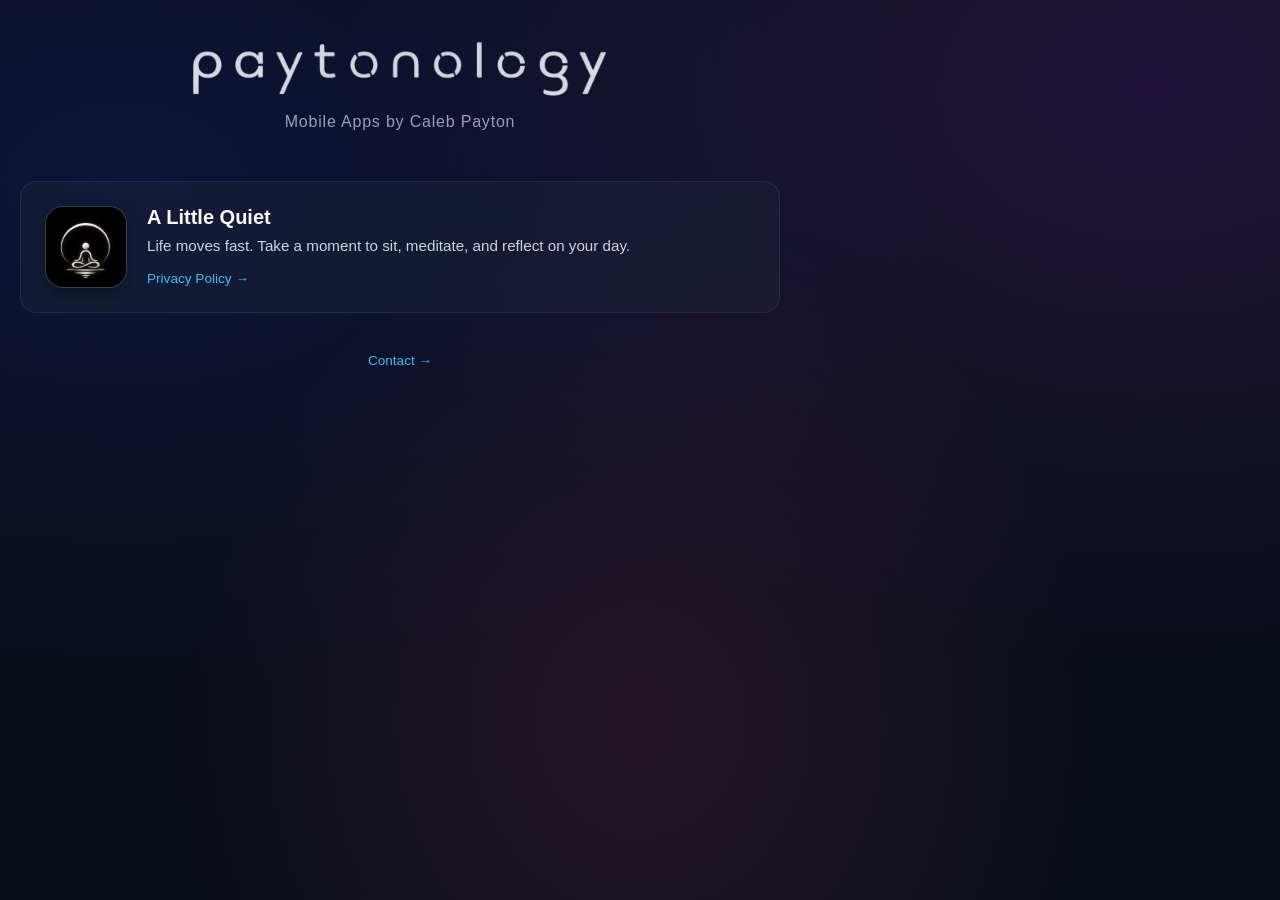
<file: index.html>
<!DOCTYPE html>
<html lang="en">
<head>
    <meta charset="UTF-8">
    <meta name="viewport" content="width=device-width, initial-scale=1.0">
    <title>Paytonology</title>
    <link rel="stylesheet" href="styles/content.css">
</head>
<body>
    <div class="container">
        <!-- Header Section -->
        <header>
            <h1 class="brand-logo"><img src="assets/transparent-white-lettering.png" alt="Paytonology"></h1>
            <p class="subtitle">Mobile Apps by Caleb Payton</p>
        </header>

        <!-- Apps Portfolio Section -->
        <main class="apps-list">

            <!-- App Item 1 -->
            <!-- <div class="app-card">
                <img src="assets/odaat-icon.png" alt="One Day at a Time Icon" class="app-icon" onerror="this.style.backgroundColor='#3b82f6'">
                <div class="app-info">
                    <h2 class="app-title">One Day at a Time</h2>
                    <p class="app-description">Recovery happens one day at a time. Reflect, take inventory, and keep moving forward with One Day at a Time, the app.</p>
                    <a href="privacy/odaat.html" class="privacy-link">Privacy Policy →</a>
                </div>
            </div> -->

            <!-- App Item 2 -->
            <div class="app-card">
                <img src="assets/a-little-quiet-icon.png" alt="A Little Quiet Icon" class="app-icon" onerror="this.style.backgroundColor='#3b82f6'">
                <div class="app-info">
                    <h2 class="app-title">A Little Quiet</h2>
                    <p class="app-description">Life moves fast. Take a moment to sit, meditate, and reflect on your day.</p>
                    <a href="privacy/a-little-quiet.html" class="privacy-link">Privacy Policy →</a>
                </div>
            </div>

        </main>

        <footer class="site-footer">
            <a href="contact.html" class="contact-link">Contact →</a>
        </footer>
    </div>
</body>
</html>
</file>
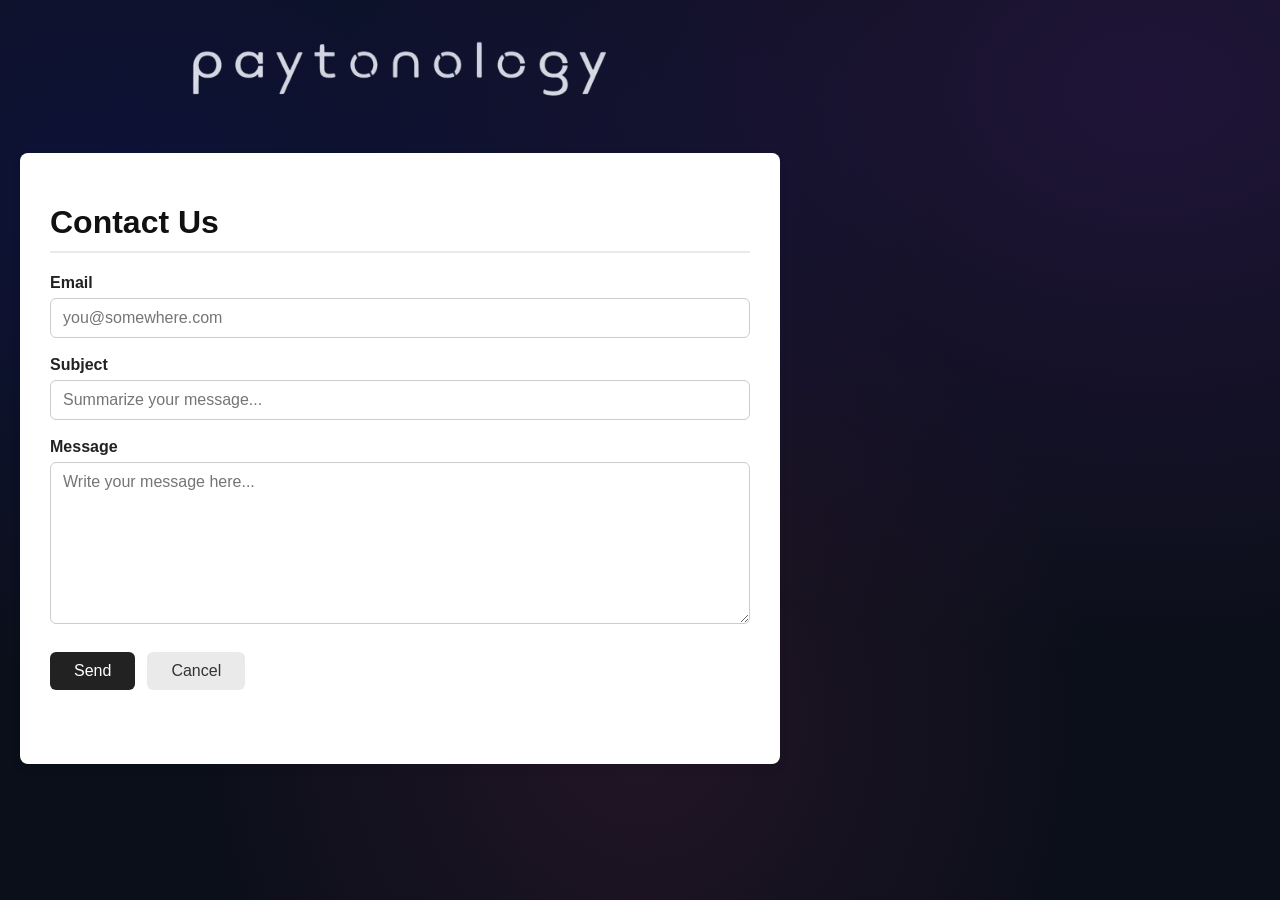
<file: contact.html>
<!DOCTYPE html>
<html lang="en">
<head>
   <meta charset="UTF-8">
   <meta name="viewport" content="width=device-width, initial-scale=1.0">
   <title>Contact - Paytonology</title>
    <link rel="stylesheet" href="styles/content.css">
   <style>
       .contact-container {
           max-width: 700px;
           margin: 0 auto;
           background: #fff;
           padding: 30px;
           border-radius: 8px;
           box-shadow: 0 4px 12px rgba(0,0,0,0.05);
       }
       h1 { border-bottom: 2px solid #eaeaea; padding-bottom: 10px; color: #111; }
       h2 { margin-top: 25px; color: #222; }
       p, li { color: #555; }
       ul { padding-left: 20px; }
       .last-updated { font-style: italic; color: #888; }
       .contact-form { display: flex; flex-direction: column; gap: 18px; margin-top: 20px; }
       .form-group { display: flex; flex-direction: column; gap: 6px; }
       .form-group label { font-weight: 600; color: #222; }
       .form-group input,
       .form-group textarea {
           padding: 10px 12px;
           border: 1px solid #ccc;
           border-radius: 6px;
           font-family: inherit;
           font-size: 1rem;
           color: #333;
       }
       .form-group textarea { resize: vertical; min-height: 140px; }
       .form-actions { display: flex; gap: 12px; margin-top: 10px; }
       .form-actions button {
           padding: 10px 24px;
           border-radius: 6px;
           border: none;
           font-size: 1rem;
           cursor: pointer;
       }
       .btn-send { background: #222; color: #fff; }
       .btn-send:hover { background: #444; }
       .btn-cancel { background: #eaeaea; color: #333; }
       .btn-cancel:hover { background: #ddd; }
       .form-status { margin-top: 10px; font-weight: 600; }
       .form-status.success { color: #1a7f37; }
       .form-status.error { color: #b3261e; }
   </style>
</head>
<body>

    <div class="container">
        <header>
            <p class="brand-logo"><img src="assets/transparent-white-lettering.png" alt="Paytonology"></p>
        </header>

        <div class="contact-container">
            <h1>Contact Us</h1>

            <form class="contact-form" id="contact-form">
                <input type="hidden" name="access_key" value="f613bea9-998a-4e28-a8cf-11b945e9aeb5">
                <input type="checkbox" name="botcheck" class="hidden" style="display:none" tabindex="-1" autocomplete="off">
                <div class="form-group">
                    <label for="email">Email</label>
                    <input type="email" id="email" name="email" placeholder="you@somewhere.com" required>
                </div>
                <div class="form-group">
                    <label for="subject">Subject</label>
                    <input type="text" id="subject" name="subject" placeholder="Summarize your message..." required>
                </div>
                <div class="form-group">
                    <label for="message">Message</label>
                    <textarea id="message" name="message" placeholder="Write your message here..." required></textarea>
                </div>
                <div class="form-actions">
                    <button type="submit" class="btn-send">Send</button>
                    <button type="button" class="btn-cancel" id="cancel-btn">Cancel</button>
                </div>
                <p class="form-status" id="form-status" role="status"></p>
            </form>
        </div>
    </div>

    <script>
        const form = document.getElementById('contact-form');
        const status = document.getElementById('form-status');
        const cancelBtn = document.getElementById('cancel-btn');

        cancelBtn.addEventListener('click', () => {
            form.reset();
            window.location.href = 'index.html';
        });

        form.addEventListener('submit', async (event) => {
            event.preventDefault();
            status.textContent = 'Sending...';
            status.className = 'form-status';

            const formData = new FormData(form);

            try {
                const response = await fetch('https://api.web3forms.com/submit', {
                    method: 'POST',
                    headers: { 'Accept': 'application/json' },
                    body: formData
                });
                const result = await response.json();

                if (result.success) {
                    status.textContent = 'Thanks! Your message has been sent.';
                    status.className = 'form-status success';
                    form.reset();
                } else {
                    status.textContent = 'Something went wrong. Please try again.';
                    status.className = 'form-status error';
                }
            } catch (error) {
                status.textContent = 'Something went wrong. Please try again.';
                status.className = 'form-status error';
            }
        });
    </script>

</body>
</html>
</file>
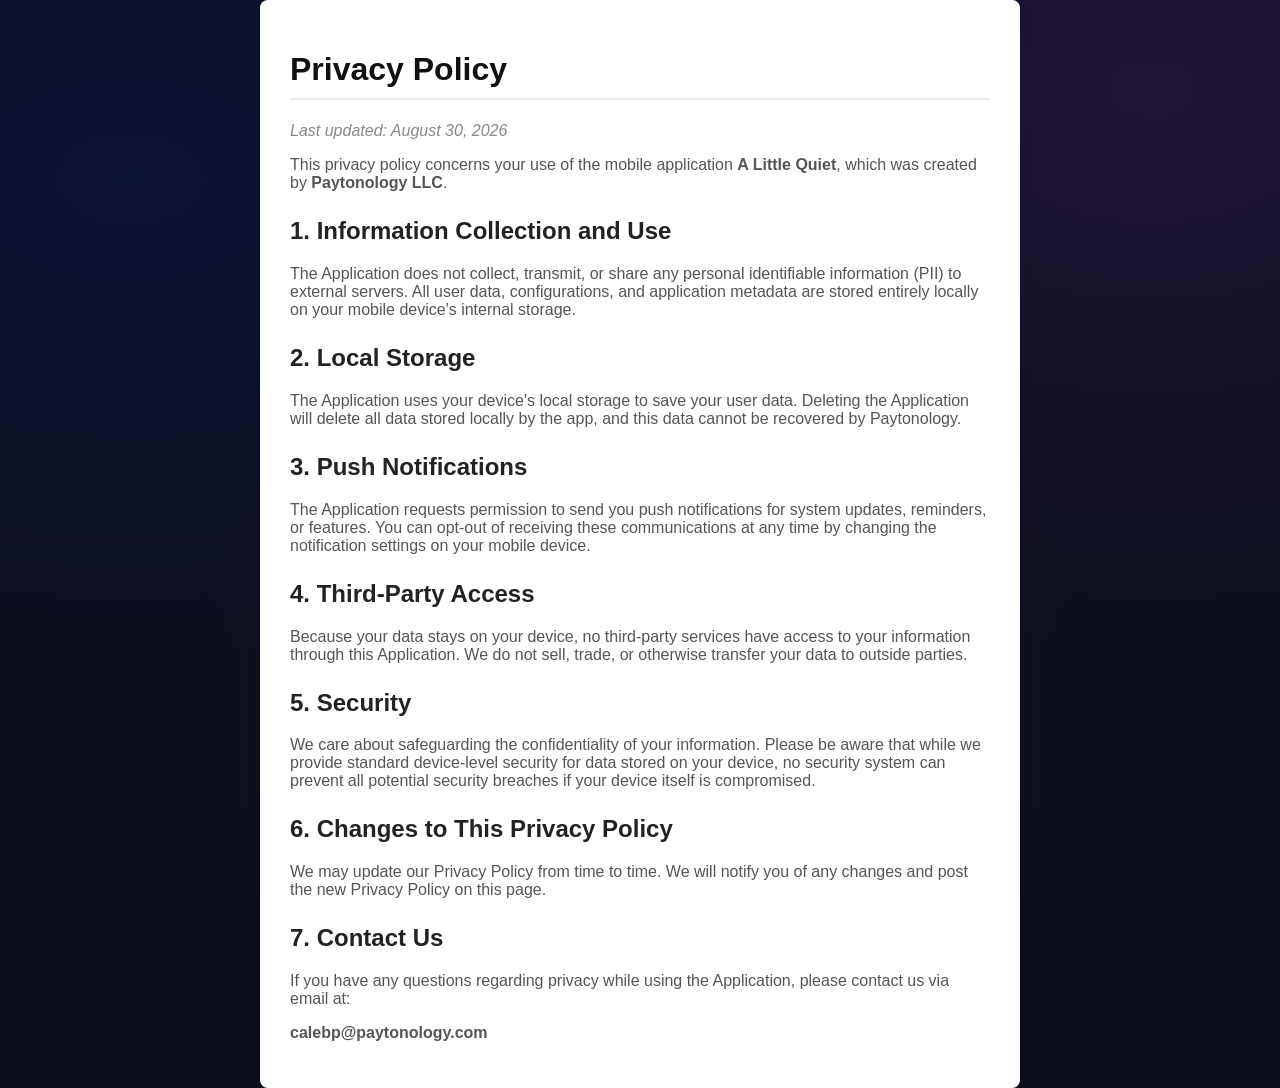
<file: privacy/a-little-quiet.html>
<!DOCTYPE html>
<html lang="en">
<head>
   <meta charset="UTF-8">
   <meta name="viewport" content="width=device-width, initial-scale=1.0">
   <title>Privacy Policy: A Little Quiet</title>
    <link rel="stylesheet" href="../styles/content.css">
   <style>
       .policy-container {
           max-width: 700px;
           margin: 0 auto;
           background: #fff;
           padding: 30px;
           border-radius: 8px;
           box-shadow: 0 4px 12px rgba(0,0,0,0.05);
       }
       h1 { border-bottom: 2px solid #eaeaea; padding-bottom: 10px; color: #111; }
       h2 { margin-top: 25px; color: #222; }
       p, li { color: #555; }
       ul { padding-left: 20px; }
       .last-updated { font-style: italic; color: #888; }
   </style>
</head>
<body>

    <div class="policy-container">
        <h1>Privacy Policy</h1>
        <p class="last-updated">Last updated: August 30, 2026</p>

        <p>This privacy policy concerns your use of the mobile application <strong>A Little Quiet</strong>, which was created by <strong>Paytonology LLC</strong>.</p>

        <h2>1. Information Collection and Use</h2>
        <p>The Application does not collect, transmit, or share any personal identifiable information (PII) 
            to external servers. All user data, configurations, and application metadata are stored entirely 
            locally on your mobile device's internal storage.</p>

        <h2>2. Local Storage</h2>
        <p>The Application uses your device's local storage to save your user data. 
            Deleting the Application will delete all data stored locally by the app, and this data cannot 
            be recovered by Paytonology.</p>

        <h2>3. Push Notifications</h2>
        <p>The Application requests permission to send you push notifications for system 
            updates, reminders, or features. You can opt-out of receiving these communications at any time 
            by changing the notification settings on your mobile device.</p>

        <h2>4. Third-Party Access</h2>
        <p>Because your data stays on your device, no third-party services have access to your information 
            through this Application. We do not sell, trade, or otherwise transfer your data to outside parties.</p>

        <h2>5. Security</h2>
        <p>We care about safeguarding the confidentiality of your information. Please be aware that while we 
            provide standard device-level security for data stored on your device, no security system can 
            prevent all potential security breaches if your device itself is compromised.</p>

        <h2>6. Changes to This Privacy Policy</h2>
        <p>We may update our Privacy Policy from time to time. We will notify you of any changes and post the 
            new Privacy Policy on this page.</p>

        <h2>7. Contact Us</h2>
        <p>If you have any questions regarding privacy while using the Application, please contact us via email at:</p>
        <p><strong>calebp@paytonology.com</strong></p>
    </div>

</body>
</html>
</file>
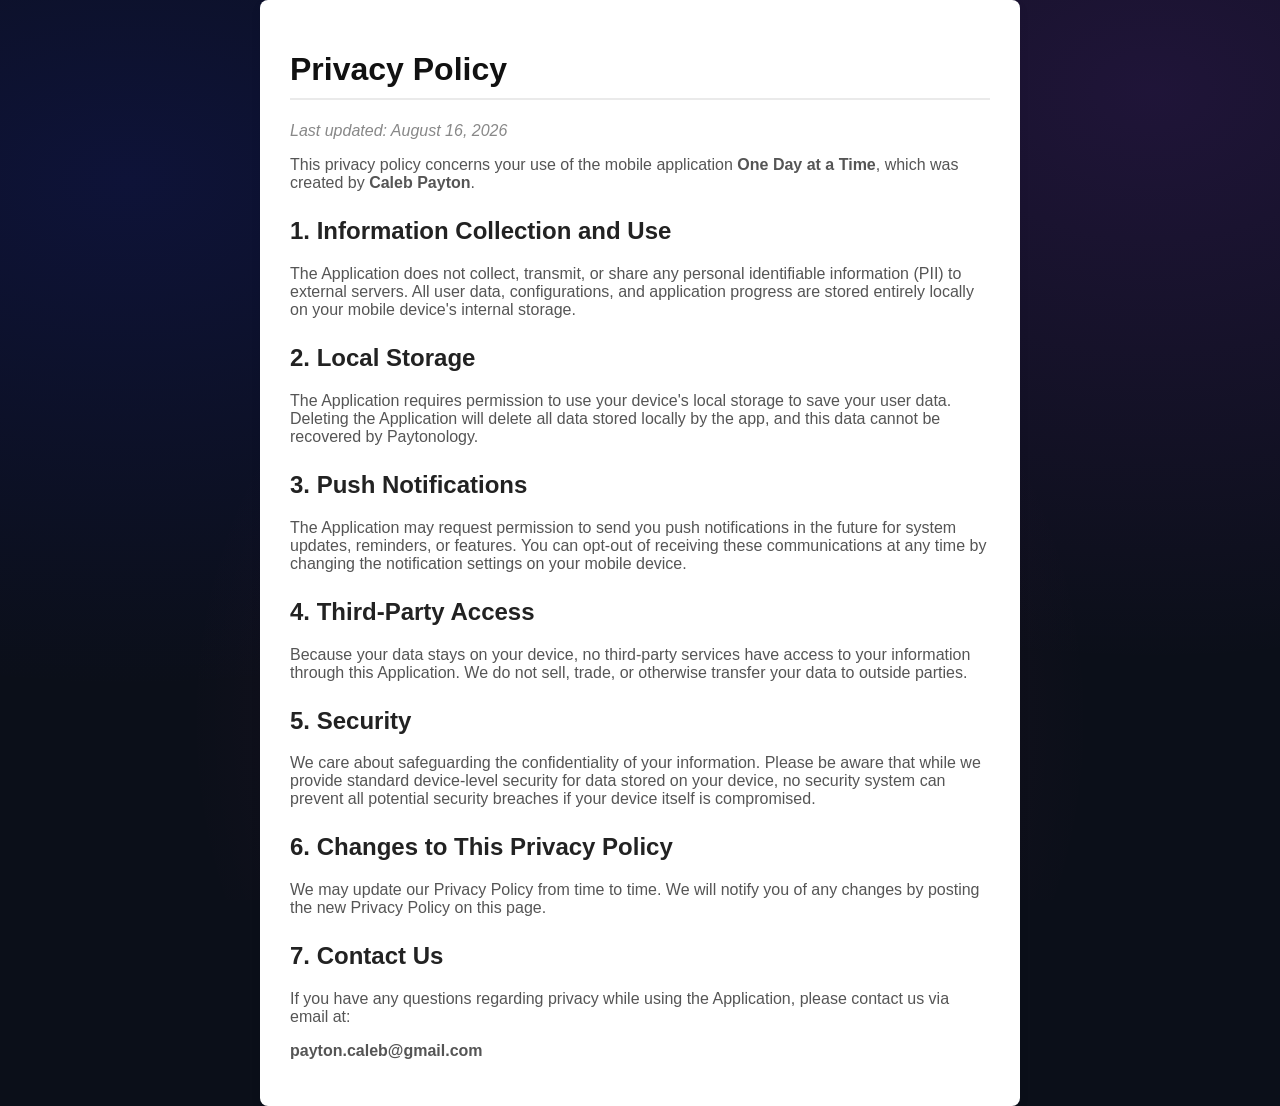
<file: privacy/odaat.html>
<!DOCTYPE html>
<html lang="en">
<head>
   <meta charset="UTF-8">
   <meta name="viewport" content="width=device-width, initial-scale=1.0">
   <title>Privacy Policy - One Day at a Time</title>
    <link rel="stylesheet" href="../styles/content.css">
   <style>
       .policy-container {
           max-width: 700px;
           margin: 0 auto;
           background: #fff;
           padding: 30px;
           border-radius: 8px;
           box-shadow: 0 4px 12px rgba(0,0,0,0.05);
       }
       h1 { border-bottom: 2px solid #eaeaea; padding-bottom: 10px; color: #111; }
       h2 { margin-top: 25px; color: #222; }
       p, li { color: #555; }
       ul { padding-left: 20px; }
       .last-updated { font-style: italic; color: #888; }
   </style>
</head>
<body>

    <div class="policy-container">
        <h1>Privacy Policy</h1>
        <p class="last-updated">Last updated: August 16, 2026</p>

        <p>This privacy policy concerns your use of the mobile application <strong>One Day at a Time</strong>, which was created by <strong>Caleb Payton</strong>.</p>

        <h2>1. Information Collection and Use</h2>
        <p>The Application does not collect, transmit, or share any personal identifiable information (PII) 
            to external servers. All user data, configurations, and application progress are stored entirely 
            locally on your mobile device's internal storage.</p>

        <h2>2. Local Storage</h2>
        <p>The Application requires permission to use your device's local storage to save your user data. 
            Deleting the Application will delete all data stored locally by the app, and this data cannot 
            be recovered by Paytonology.</p>

        <h2>3. Push Notifications</h2>
        <p>The Application may request permission to send you push notifications in the future for system 
            updates, reminders, or features. You can opt-out of receiving these communications at any time 
            by changing the notification settings on your mobile device.</p>

        <h2>4. Third-Party Access</h2>
        <p>Because your data stays on your device, no third-party services have access to your information 
            through this Application. We do not sell, trade, or otherwise transfer your data to outside parties.</p>

        <h2>5. Security</h2>
        <p>We care about safeguarding the confidentiality of your information. Please be aware that while we 
            provide standard device-level security for data stored on your device, no security system can 
            prevent all potential security breaches if your device itself is compromised.</p>

        <h2>6. Changes to This Privacy Policy</h2>
        <p>We may update our Privacy Policy from time to time. We will notify you of any changes by posting the 
            new Privacy Policy on this page.</p>

        <h2>7. Contact Us</h2>
        <p>If you have any questions regarding privacy while using the Application, please contact us via email at:</p>
        <p><strong>payton.caleb@gmail.com</strong></p>
    </div>

</body>
</html>
</file>
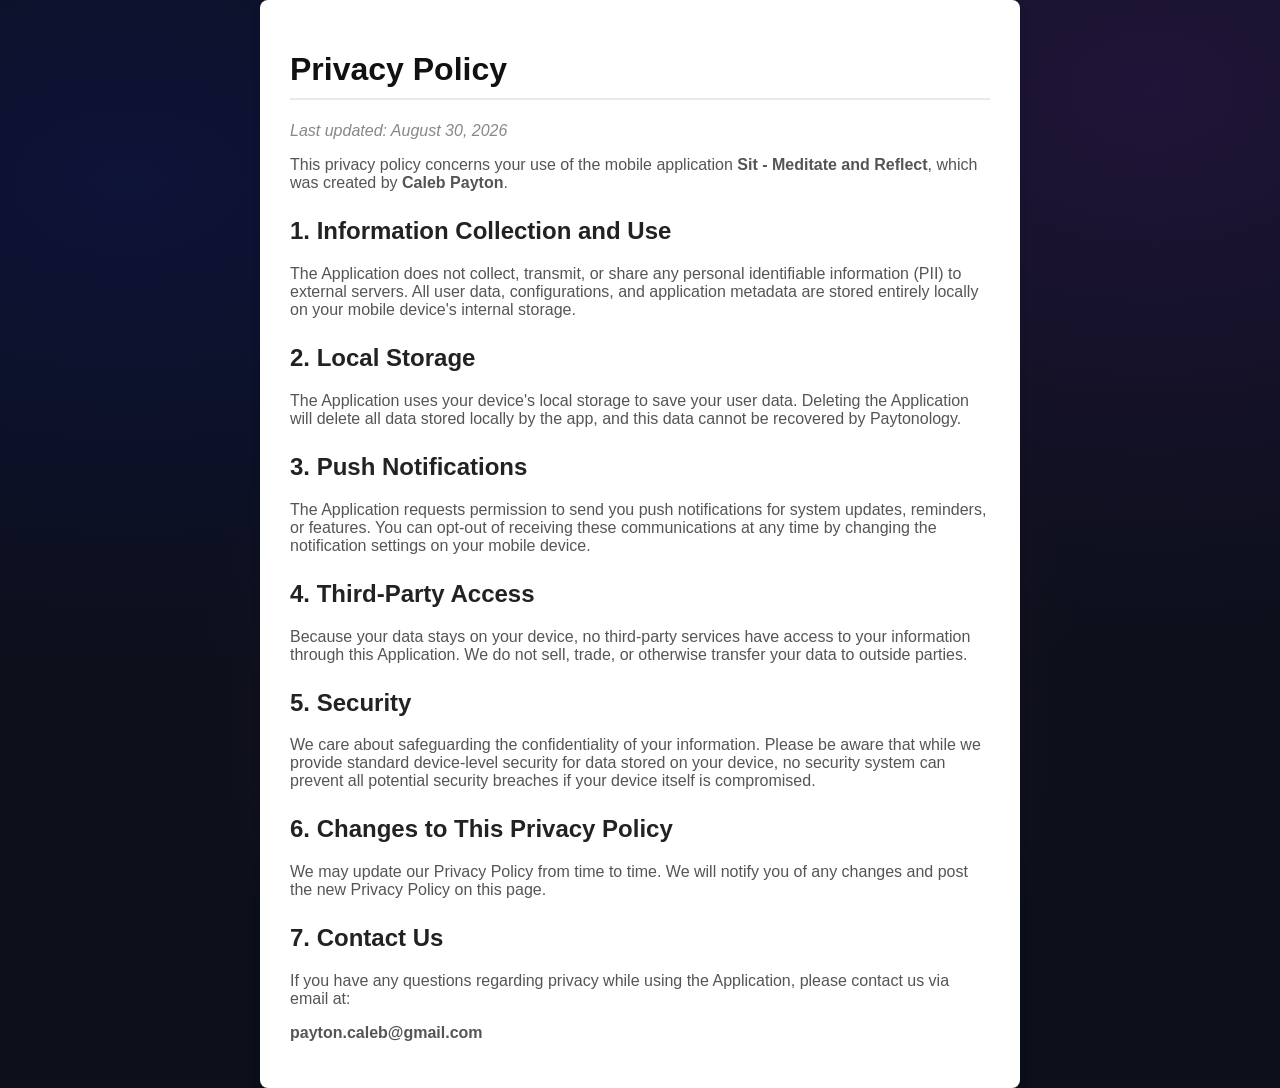
<file: privacy/sit.html>
<!DOCTYPE html>
<html lang="en">
<head>
   <meta charset="UTF-8">
   <meta name="viewport" content="width=device-width, initial-scale=1.0">
   <title>Privacy Policy: Sit - Meditate and Reflect</title>
    <link rel="stylesheet" href="../styles/content.css">
   <style>
       .policy-container {
           max-width: 700px;
           margin: 0 auto;
           background: #fff;
           padding: 30px;
           border-radius: 8px;
           box-shadow: 0 4px 12px rgba(0,0,0,0.05);
       }
       h1 { border-bottom: 2px solid #eaeaea; padding-bottom: 10px; color: #111; }
       h2 { margin-top: 25px; color: #222; }
       p, li { color: #555; }
       ul { padding-left: 20px; }
       .last-updated { font-style: italic; color: #888; }
   </style>
</head>
<body>

    <div class="policy-container">
        <h1>Privacy Policy</h1>
        <p class="last-updated">Last updated: August 30, 2026</p>

        <p>This privacy policy concerns your use of the mobile application <strong>Sit - Meditate and Reflect</strong>, which was created by <strong>Caleb Payton</strong>.</p>

        <h2>1. Information Collection and Use</h2>
        <p>The Application does not collect, transmit, or share any personal identifiable information (PII) 
            to external servers. All user data, configurations, and application metadata are stored entirely 
            locally on your mobile device's internal storage.</p>

        <h2>2. Local Storage</h2>
        <p>The Application uses your device's local storage to save your user data. 
            Deleting the Application will delete all data stored locally by the app, and this data cannot 
            be recovered by Paytonology.</p>

        <h2>3. Push Notifications</h2>
        <p>The Application requests permission to send you push notifications for system 
            updates, reminders, or features. You can opt-out of receiving these communications at any time 
            by changing the notification settings on your mobile device.</p>

        <h2>4. Third-Party Access</h2>
        <p>Because your data stays on your device, no third-party services have access to your information 
            through this Application. We do not sell, trade, or otherwise transfer your data to outside parties.</p>

        <h2>5. Security</h2>
        <p>We care about safeguarding the confidentiality of your information. Please be aware that while we 
            provide standard device-level security for data stored on your device, no security system can 
            prevent all potential security breaches if your device itself is compromised.</p>

        <h2>6. Changes to This Privacy Policy</h2>
        <p>We may update our Privacy Policy from time to time. We will notify you of any changes and post the 
            new Privacy Policy on this page.</p>

        <h2>7. Contact Us</h2>
        <p>If you have any questions regarding privacy while using the Application, please contact us via email at:</p>
        <p><strong>payton.caleb@gmail.com</strong></p>
    </div>

</body>
</html>
</file>
<file: styles/content.css>
body {
    margin: 0;
    padding: 0;
    min-height: 100vh;
    
    /* Trendy, dark tech/mobile background using native CSS gradients */
    background-color: #0b0f19;
    background-image: 
        radial-gradient(at 10% 20%, rgba(31, 41, 234, 0.15) 0px, transparent 50%),
        radial-gradient(at 90% 10%, rgba(147, 51, 234, 0.15) 0px, transparent 50%),
        radial-gradient(at 50% 80%, rgba(236, 72, 153, 0.1) 0px, transparent 50%);
    
    background-attachment: fixed;
    font-family: -apple-system, BlinkMacSystemFont, "Segoe UI", Roboto, sans-serif;
    color: #ffffff;
}

/* --- 2. Layout Containers --- */
.container {
    width: 100%;
    max-width: 800px;
    padding: 40px 20px;
    box-sizing: border-box;
}

header {
    text-align: center;
    margin-bottom: 50px;
}

.brand-logo {
    width: min(100%, 420px);
    margin: 0 auto 10px;
}

.brand-logo img {
    display: block;
    width: 100%;
    height: auto;
}

/* --- 3. Typography --- */
.subtitle {
    color: #94a3b8;
    font-size: 1rem;
    letter-spacing: 0.05em;
    margin: 0;
}

/* --- 4. Portfolio Grid / List --- */
.apps-list {
    display: flex;
    flex-direction: column;
    gap: 24px;
}

/* Glassmorphism card style to float beautifully over the gradient */
.app-card {
    background: rgba(30, 41, 59, 0.4);
    backdrop-filter: blur(12px);
    -webkit-backdrop-filter: blur(12px);
    border: 1px solid rgba(255, 255, 255, 0.08);
    border-radius: 16px;
    padding: 24px;
    display: flex;
    align-items: center;
    gap: 20px;
    transition: transform 0.2s ease, border-color 0.2s ease;
}

.app-card:hover {
    transform: translateY(-2px);
    border-color: rgba(147, 51, 234, 0.4);
}

/* --- 5. App Component Styling --- */
.app-icon {
    width: 80px;
    height: 80px;
    border-radius: 18px; /* Standard iOS/Android rounded icon look */
    background: #1e293b;
    object-fit: cover;
    flex-shrink: 0;
    border: 1px solid rgba(255, 255, 255, 0.1);
    box-shadow: 0 8px 16px rgba(0, 0, 0, 0.3);
}

.app-info {
    flex-grow: 1;
}

.app-title {
    font-size: 1.25rem;
    font-weight: 600;
    margin: 0 0 6px 0;
    color: #f8fafc;
}

.app-description {
    font-size: 0.95rem;
    color: #cbd5e1;
    line-height: 1.5;
    margin: 0 0 12px 0;
}

/* --- 6. Privacy Links --- */
.privacy-link {
    display: inline-flex;
    align-items: center;
    font-size: 0.85rem;
    color: #38bdf8;
    text-decoration: none;
    font-weight: 500;
    transition: color 0.15s ease;
}

.privacy-link:hover {
    color: #7dd3fc;
    text-decoration: underline;
}

.contact-link {
    display: inline-flex;
    align-items: center;
    font-size: 0.85rem;
    color: #38bdf8;
    text-decoration: none;
    font-weight: 500;
    transition: color 0.15s ease;
    margin-top: 20px;
}

.contact-link:hover {
    color: #7dd3fc;
    text-decoration: underline;
}

.site-footer {
    text-align: center;
    padding: 20px 0;
}

/* --- Responsive Design for Smaller Mobile Screens --- */
@media (max-width: 600px) {
    .app-card {
        flex-direction: column;
        text-align: center;
        align-items: center;
        padding: 20px;
    }
}
</file>
